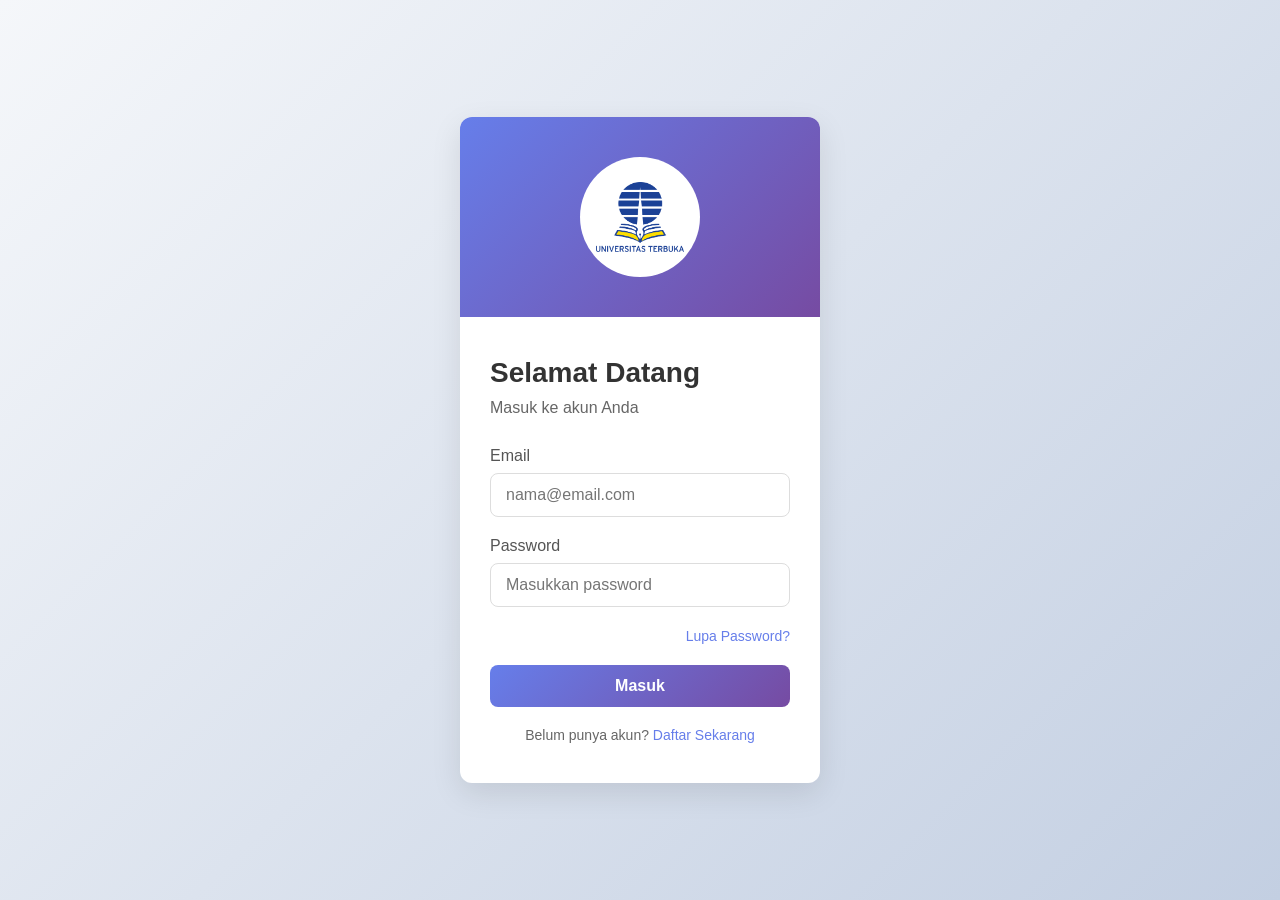
<file: index.html>
<!DOCTYPE html>
<html lang="id">
<head>
    <meta charset="UTF-8">
    <meta name="viewport" content="width=device-width, initial-scale=1.0">
    <title>Login - Pesan Bahan Ajar</title>
    <link rel="stylesheet" href="css/styles.css">
</head>
<body>
    <div class="login-container">
        <div class="login-wrapper">
            <!-- Logo Section -->
            <div class="logo-section">
                <div class="logo-placeholder">
                    <img src="assets/logo.png" alt="Universitas Terbuka">
                </div>
            </div>

            <!-- Login Form -->
            <div class="login-content">
                <h1>Selamat Datang</h1>
                <p class="subtitle">Masuk ke akun Anda</p>

                <form id="loginForm" class="login-form">
                    <!-- Email Input -->
                    <div class="form-group">
                        <label for="email">Email</label>
                        <input 
                            type="email" 
                            id="email" 
                            name="email" 
                            placeholder="nama@email.com" 
                            required
                        >
                    </div>

                    <!-- Password Input -->
                    <div class="form-group">
                        <label for="password">Password</label>
                        <input 
                            type="password" 
                            id="password" 
                            name="password" 
                            placeholder="Masukkan password" 
                            required
                        >
                    </div>

                    <!-- Forgot Password Link -->
                    <div class="forgot-password">
                        <a href="#" id="forgotPasswordLink">Lupa Password?</a>
                    </div>

                    <!-- Submit Button -->
                    <button type="submit" class="btn-login">Masuk</button>
                </form>

                <!-- Sign Up Link -->
                <div class="signup-section">
                    <p>Belum punya akun? <a href="#" id="signupLink">Daftar Sekarang</a></p>
                </div>
            </div>
        </div>
    </div>

    <!-- Error Popup Modal -->
    <div id="errorModal" class="modal">
        <div class="modal-content">
            <div class="modal-header">
                <h2>Error Masuk</h2>
                <button class="close-btn" id="closeErrorModal">&times;</button>
            </div>
            <div class="modal-body">
                <p id="errorMessage">Terjadi kesalahan saat masuk. Silakan coba lagi.</p>
            </div>
            <div class="modal-footer">
                <button class="btn-close" id="closeErrorBtn">Tutup</button>
            </div>
        </div>
    </div>

    <script type="module" src="js/login.js"></script>
</body>
</html>
</file>
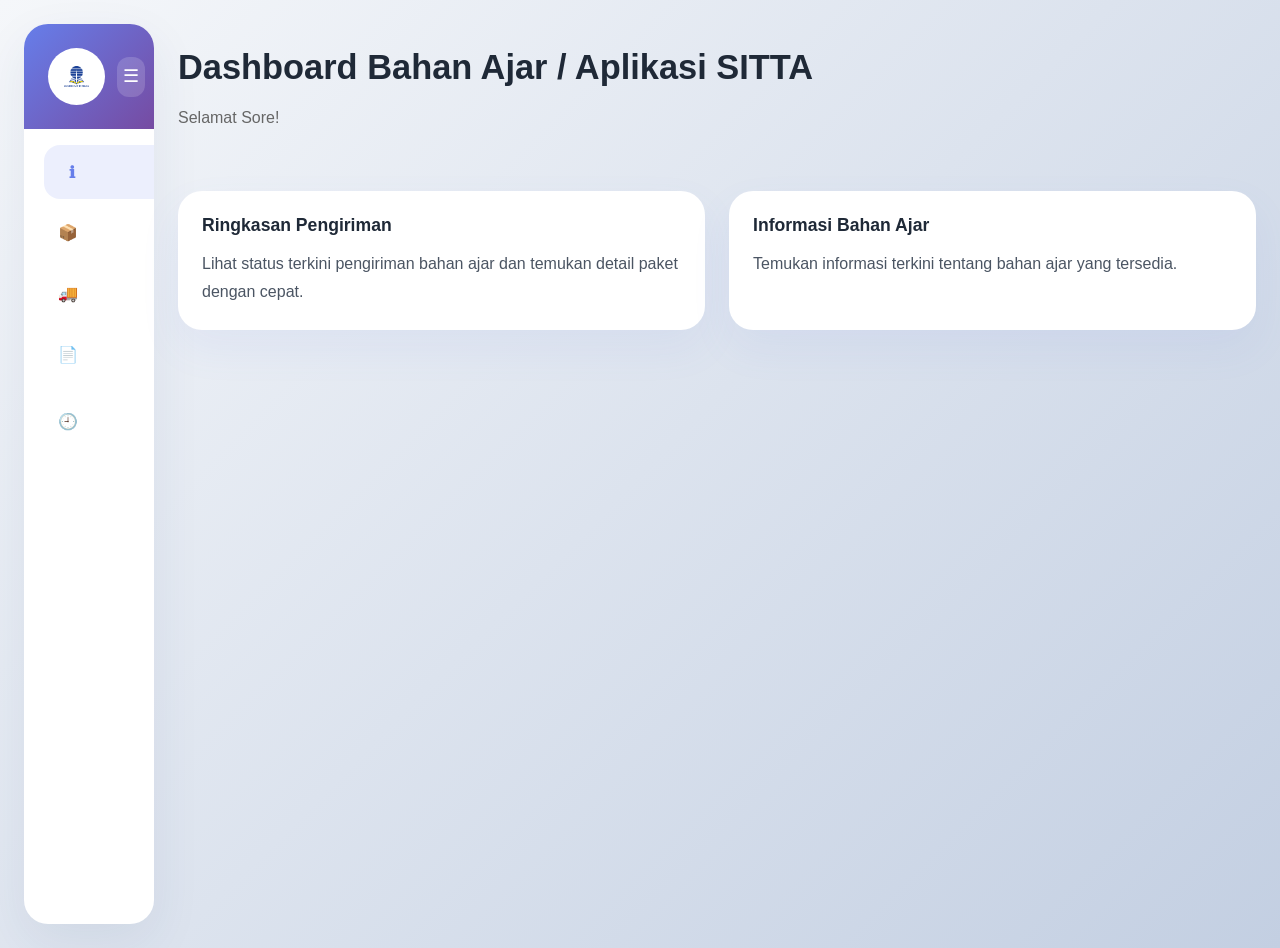
<file: dashboard.html>
<!DOCTYPE html>
<html lang="en">
<head>
    <meta charset="UTF-8" />
    <meta name="viewport" content="width=device-width, initial-scale=1.0" />
    <title>Dashboard</title>

    <link rel="stylesheet" href="css/dashboard.css" />
</head>
<body>
    <div class="dashboard-container">
        <aside class="sidebar collapsed" id="sidebar">
            <div class="sidebar-header">
                <div class="brand">
                    <div class="logo-placeholder">
                        <img src="assets/logo.png" alt="Universitas Terbuka" />
                    </div>

                    <span class="title">Pesan Bajar</span>
                </div>

                <button
                    id="sidebarToggle"
                    class="sidebarToggle"
                    aria-label="Toggle sidebar"
                >
                    ☰
                </button>
            </div>

            <nav class="sidebar-nav">
                <a href="dashboard.html" class="nav-link active">
                    <span class="icon">ℹ</span>
                    <span class="text">Beranda</span>
                </a>

                <a href="stok.html" class="nav-link ">
                    <span class="icon">📦</span>
                    <span class="text">Stok Bahan Ajar</span>
                </a>

                <a href="tracking.html" class="nav-link">
                    <span class="icon">🚚</span>
                    <span class="text">Tracking Pengiriman</span>
                </a>

                <button
                    type="button"
                    class="menu-toggle"
                    data-target="laporanSubmenu"
                >
                    <span class="icon">📄</span>
                    <span class="text">Laporan</span>
                </button>

                <div class="submenu" id="laporanSubmenu">
                    <a href="#" class="sub-link">
                        Monitoring Proses DO Bahan Ajar
                    </a>

                    <a href="#" class="sub-link">
                        Rekap Bahan Ajar
                    </a>
                </div>

                <a href="histori.html" class="nav-link">
                    <span class="icon">🕘</span>
                    <span class="text">Histori Transaksi Bahan Ajar</span>
                </a>
            </nav>
        </aside>

        <main class="dashboard-main">
            <header class="dashboard-header">
                <h1>Dashboard Bahan Ajar / Aplikasi SITTA</h1>
                <p id="dashboard-greeting" class="subtitle"></p>
            </header>

            <section class="dashboard-cards">
                <article class="card">
                    <h2>Ringkasan Pengiriman</h2>

                    <p>
                        Lihat status terkini pengiriman bahan ajar dan
                        temukan detail paket dengan cepat.
                    </p>
                </article>

                <article class="card">
                    <h2>Informasi Bahan Ajar</h2>

                    <p>
                        Temukan informasi terkini tentang bahan ajar
                        yang tersedia.
                    </p>
                </article>
            </section>
        </main>
    </div>

    <script type="module">
        const sidebar = document.getElementById('sidebar');
        const sidebarToggle =
            document.getElementById('sidebarToggle');

        sidebarToggle?.addEventListener('click', () => {
            sidebar.classList.toggle('collapsed');
        });

        document
            .querySelectorAll('.menu-toggle')
            .forEach(button => {
                button.addEventListener('click', () => {
                    const submenu = document.getElementById(
                        button.dataset.target
                    );

                    submenu.classList.toggle('open');
                    button.classList.toggle('active');
                });
            });

        const dashboardGreeting =
            document.getElementById(
                'dashboard-greeting'
            );

        if (dashboardGreeting) {
            const currentHour =
                new Date().getHours();

            let greetingText =
                'Selamat Datang';

            if (
                currentHour >= 5 &&
                currentHour < 12
            ) {
                greetingText =
                    'Selamat Pagi!';
            } else if (
                currentHour >= 12 &&
                currentHour < 18
            ) {
                greetingText =
                    'Selamat Siang!';
            } else if (
                currentHour >= 18 &&
                currentHour < 22
            ) {
                greetingText =
                    'Selamat Sore!';
            } else {
                greetingText =
                    'Selamat Malam!';
            }

            dashboardGreeting.textContent =
                greetingText;
        }
    </script>
</body>
</html>
</file>
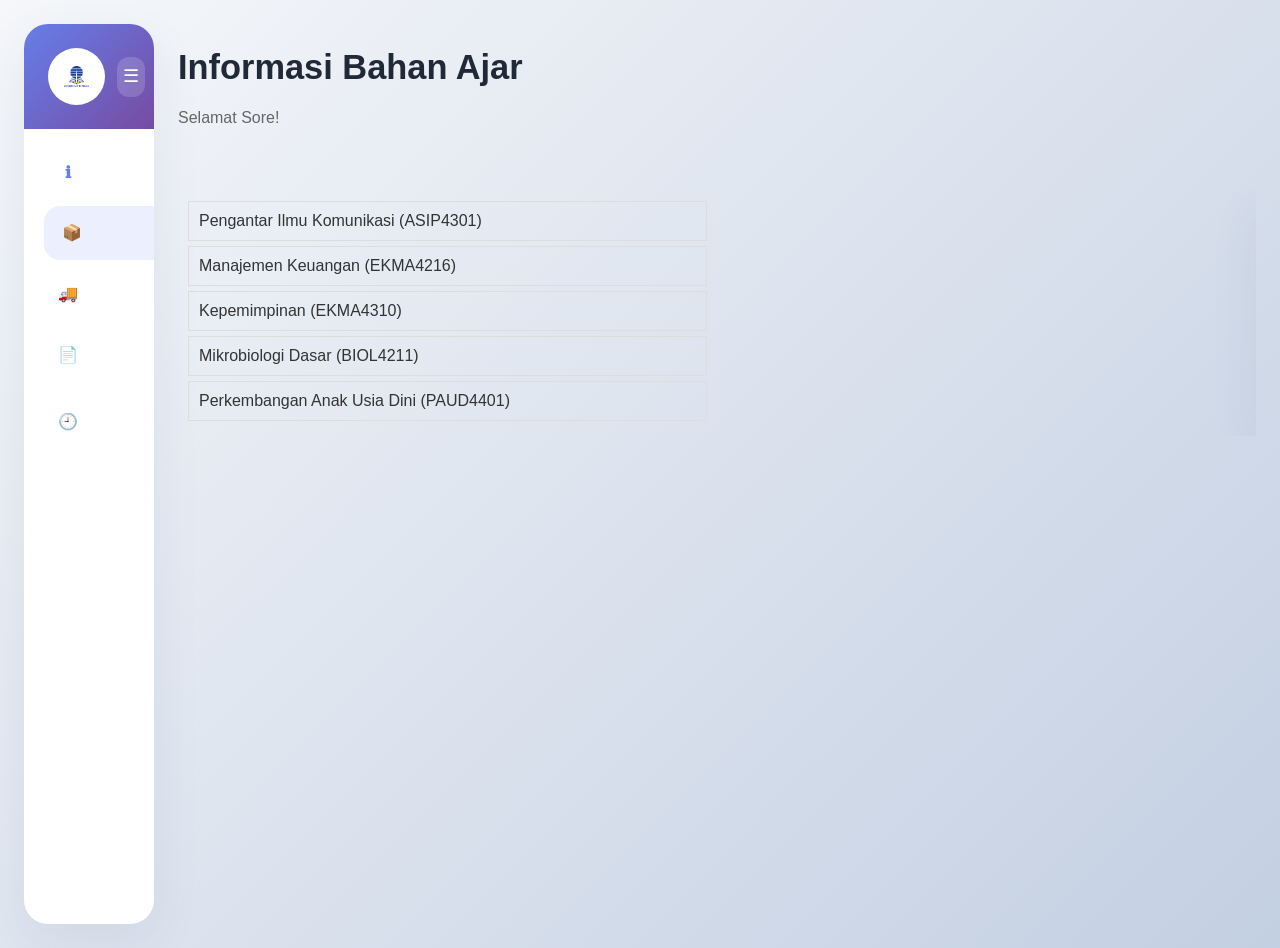
<file: stok.html>
<!DOCTYPE html>
<html lang="en">
<head>
    <meta charset="UTF-8" />
    <meta name="viewport" content="width=device-width, initial-scale=1.0" />
    <title>Dashboard</title>

    <link rel="stylesheet" href="css/dashboard.css" />
    <style>
        .bahar-ajar-section {
            display: flex;
            position: relative;
            overflow: hidden;
        }
        .bahar-ajar-list-container {
            flex: 1;
            min-width: 0;
            padding: 10px;
        }
        .bahar-ajar-list {
            display: flex;
            flex-direction: column;
        }
        .bahan-ajar-item {
            padding: 10px;
            border: 1px solid #ddd;
            margin-bottom: 5px;
            cursor: pointer;
            transition: background-color 0.3s ease;
        }
        .bahan-ajar-item:hover {
            background-color: #f0f0f0;
        }
        .bahan-ajar-item.active {
            background-color: #007bff;
            color: white;
        }
        .bahar-ajar-detail-container {
            flex: 1;
            min-width: 0;
            transform: translateX(100%);
            transition: transform 0.3s ease;
            background: white;
            border-left: 1px solid #ddd;
            border-radius: 10px;
            box-shadow: 0 18px 50px rgba(40, 65, 120, 0.08);
            padding: 10px;
        }
        .bahar-ajar-detail-container.show {
            transform: translateX(0);
        }
        .detail-content img {
            max-width: 100%;
            height: auto;
        }
    </style>
</head>
<body>
    <div class="dashboard-container">
        <aside class="sidebar collapsed" id="sidebar">
            <div class="sidebar-header">
                <div class="brand">
                    <div class="logo-placeholder">
                        <img src="assets/logo.png" alt="Universitas Terbuka" />
                    </div>

                    <span class="title">Pesan Bajar</span>
                </div>

                <button
                    id="sidebarToggle"
                    class="sidebarToggle"
                    aria-label="Toggle sidebar"
                >
                    ☰
                </button>
            </div>

            <nav class="sidebar-nav">
                <a href="dashboard.html" class="nav-link">
                    <span class="icon">ℹ</span>
                    <span class="text">Beranda</span>
                </a>

                <a href="stok.html" class="nav-link active">
                    <span class="icon">📦</span>
                    <span class="text">Stok Bahan Ajar</span>
                </a>

                <a href="tracking.html" class="nav-link">
                    <span class="icon">🚚</span>
                    <span class="text">Tracking Pengiriman</span>
                </a>

                <button
                    type="button"
                    class="menu-toggle"
                    data-target="laporanSubmenu"
                >
                    <span class="icon">📄</span>
                    <span class="text">Laporan</span>
                </button>

                <div class="submenu" id="laporanSubmenu">
                    <a href="#" class="sub-link">
                        Monitoring Proses DO Bahan Ajar
                    </a>

                    <a href="#" class="sub-link">
                        Rekap Bahan Ajar
                    </a>
                </div>

                <a href="histori.html" class="nav-link">
                    <span class="icon">🕘</span>
                    <span class="text">Histori Transaksi Bahan Ajar</span>
                </a>
            </nav>
        </aside>

        <main class="dashboard-main">
            <header class="dashboard-header">
                <h1>Informasi Bahan Ajar</h1>
                <p id="dashboard-greeting" class="subtitle"></p>
            </header>

            <section class="bahar-ajar-section">
                <div class="bahar-ajar-list-container">
                    <div class="bahar-ajar-list" id="baharAjarList"></div>
                </div>

                <div class="bahar-ajar-detail-container" id="detailContainer">
                    <div class="detail-content" id="detailContent">
                        <p class="no-selection">Pilih bahan ajar untuk melihat detail</p>
                    </div>
                </div>
            </section>
        </main>
    </div>

    <script type="module">
        import { dataBahanAjar } from './js/data.js';

        const sidebar = document.getElementById('sidebar');
        const sidebarToggle =
            document.getElementById('sidebarToggle');

        sidebarToggle?.addEventListener('click', () => {
            sidebar.classList.toggle('collapsed');
        });

        document
            .querySelectorAll('.menu-toggle')
            .forEach(button => {
                button.addEventListener('click', () => {
                    const submenu = document.getElementById(
                        button.dataset.target
                    );

                    submenu.classList.toggle('open');
                    button.classList.toggle('active');
                });
            });

        const dashboardGreeting =
            document.getElementById(
                'dashboard-greeting'
            );

        if (dashboardGreeting) {
            const currentHour =
                new Date().getHours();

            let greetingText =
                'Selamat Datang';

            if (
                currentHour >= 5 &&
                currentHour < 12
            ) {
                greetingText =
                    'Selamat Pagi!';
            } else if (
                currentHour >= 12 &&
                currentHour < 18
            ) {
                greetingText =
                    'Selamat Siang!';
            } else if (
                currentHour >= 18 &&
                currentHour < 22
            ) {
                greetingText =
                    'Selamat Sore!';
            } else {
                greetingText =
                    'Selamat Malam!';
            }

            dashboardGreeting.textContent =
                greetingText;
        }

        // Populate bahan ajar list
        const baharAjarList = document.getElementById('baharAjarList');
        const detailContainer = document.getElementById('detailContainer');
        const detailContent = document.getElementById('detailContent');

        dataBahanAjar.forEach(item => {
            const listItem = document.createElement('div');
            listItem.className = 'bahan-ajar-item';
            listItem.textContent = `${item.namaBarang} (${item.kodeBarang})`;
            listItem.addEventListener('click', () => {
                // Remove active class from all items
                document.querySelectorAll('.bahan-ajar-item').forEach(el => el.classList.remove('active'));
                // Add active to clicked
                listItem.classList.add('active');
                // Show details
                detailContent.innerHTML = `
                    <button id="backButton">&#8592; Kembali</button>
                    <br />
                    <img src="${item.cover}" alt="${item.namaBarang}" />
                    <h2>${item.namaBarang}</h2>
                    <p><strong>Kode Barang:</strong> ${item.kodeBarang}</p>
                    <p><strong>Jenis Barang:</strong> ${item.jenisBarang}</p>
                    <p><strong>Edisi:</strong> ${item.edisi}</p>
                    <p><strong>Stok:</strong> ${item.stok}</p>
                    <p><strong>Kode Lokasi:</strong> ${item.kodeLokasi}</p>
                `;
                detailContainer.classList.add('show');
                const backButton = document.getElementById('backButton');
                backButton.style.border = 'none';
                backButton.style.background = 'transparent';
                backButton.style.color = '#007bff';
                backButton.style.cursor = 'pointer';
                backButton.style.marginBottom = '16px';

                backButton.addEventListener('click', () => {
                    document.querySelectorAll('.bahan-ajar-item').forEach(el => el.classList.remove('active'));
                    detailContainer.classList.remove('show');
                    detailContent.innerHTML = '<p class="no-selection">Pilih bahan ajar untuk melihat detail</p>';
                });
            });
            baharAjarList.appendChild(listItem);
        });
    </script>
</body>
</html>
</file>
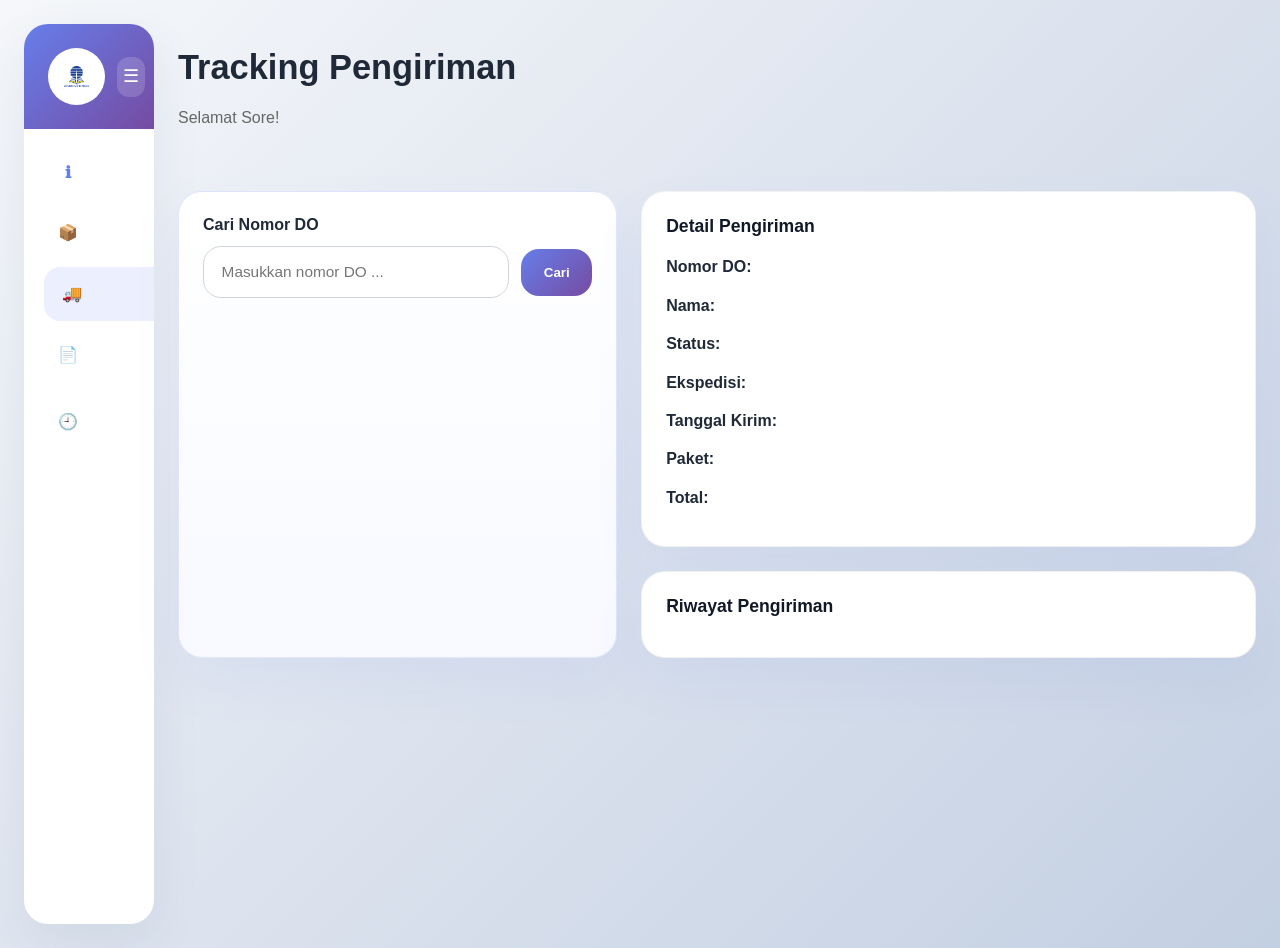
<file: tracking.html>
<!DOCTYPE html>
<html lang="en">
<head>
    <meta charset="UTF-8" />
    <meta name="viewport" content="width=device-width, initial-scale=1.0" />
    <title>Tracking Pengiriman</title>

    <link rel="stylesheet" href="css/dashboard.css" />
</head>
<body>
    <div class="dashboard-container">
        <aside class="sidebar collapsed" id="sidebar">
            <div class="sidebar-header">
                <div class="brand">
                    <div class="logo-placeholder">
                        <img src="assets/logo.png" alt="Universitas Terbuka" />
                    </div>

                    <span class="title">Pesan Bajar</span>
                </div>

                <button
                    id="sidebarToggle"
                    class="sidebarToggle"
                    aria-label="Toggle sidebar"
                >
                    ☰
                </button>
            </div>

                <nav class="sidebar-nav">
                    <a href="dashboard.html" class="nav-link">
                        <span class="icon">ℹ</span>
                        <span class="text">Beranda</span>
                    </a>

                    <a href="stok.html" class="nav-link ">
                        <span class="icon">📦</span>
                        <span class="text">Stok Bahan Ajar</span>
                    </a>

                <a href="tracking.html" class="nav-link active">
                    <span class="icon">🚚</span>
                    <span class="text">Tracking Pengiriman</span>
                </a>

                <button
                    type="button"
                    class="menu-toggle"
                    data-target="laporanSubmenu"
                >
                    <span class="icon">📄</span>
                    <span class="text">Laporan</span>
                </button>

                <div class="submenu" id="laporanSubmenu">
                    <a href="#" class="sub-link">
                        Monitoring Proses DO Bahan Ajar
                    </a>

                    <a href="#" class="sub-link">
                        Rekap Bahan Ajar
                    </a>
                </div>

                <a href="histori.html" class="nav-link">
                    <span class="icon">🕘</span>
                    <span class="text">Histori Transaksi Bahan Ajar</span>
                </a>
            </nav>
        </aside>

        <main class="dashboard-main">
            <header class="dashboard-header">
                <h1>Tracking Pengiriman</h1>
                <p id="dashboard-greeting" class="subtitle"></p>
            </header>

            <section class="dashboard-tracking">
                <div class="tracking-search">
                    <label for="trackingCode">
                        Cari Nomor DO
                    </label>

                    <div class="search-wrapper">
                        <input
                            id="trackingCode"
                            type="text"
                            placeholder="Masukkan nomor DO ..."
                        />

                        <button
                            id="trackingSearch"
                            type="button"
                        >
                            Cari
                        </button>
                    </div>

                    <p
                        id="trackingMessage"
                        class="tracking-message"
                    ></p>
                </div>

                <div
                    class="tracking-result"
                    id="trackingResult"
                    hidden
                >
                    <article class="card tracking-card">
                        <h2>Detail Pengiriman</h2>

                        <p>
                            <strong>Nomor DO:</strong>
                            <span id="trackingNomor"></span>
                        </p>

                        <p>
                            <strong>Nama:</strong>
                            <span id="trackingNama"></span>
                        </p>

                        <p>
                            <strong>Status:</strong>
                            <span id="trackingStatus"></span>
                        </p>

                        <p>
                            <strong>Ekspedisi:</strong>
                            <span id="trackingEkspedisi"></span>
                        </p>

                        <p>
                            <strong>Tanggal Kirim:</strong>
                            <span id="trackingTanggal"></span>
                        </p>

                        <p>
                            <strong>Paket:</strong>
                            <span id="trackingPaket"></span>
                        </p>

                        <p>
                            <strong>Total:</strong>
                            <span id="trackingTotal"></span>
                        </p>
                    </article>

                    <article class="card tracking-history">
                        <h2>Riwayat Pengiriman</h2>

                        <div
                            id="trackingHistory"
                            class="tracking-timeline"
                        ></div>
                    </article>
                </div>
            </section>
        </main>
    </div>

    <script type="module">
        import { dataTracking } from './js/data.js';

        const sidebar = document.getElementById('sidebar');
        const sidebarToggle =
            document.getElementById('sidebarToggle');

        sidebarToggle?.addEventListener('click', () => {
            sidebar.classList.toggle('collapsed');
        });

        document
            .querySelectorAll('.menu-toggle')
            .forEach(button => {
                button.addEventListener('click', () => {
                    const submenu = document.getElementById(
                        button.dataset.target
                    );

                    submenu.classList.toggle('open');
                    button.classList.toggle('active');
                });
            });

        const dashboardGreeting =
            document.getElementById(
                'dashboard-greeting'
            );

        if (dashboardGreeting) {
            const currentHour =
                new Date().getHours();

            let greetingText =
                'Selamat Datang';

            if (
                currentHour >= 5 &&
                currentHour < 12
            ) {
                greetingText =
                    'Selamat Pagi!';
            } else if (
                currentHour >= 12 &&
                currentHour < 18
            ) {
                greetingText =
                    'Selamat Siang!';
            } else if (
                currentHour >= 18 &&
                currentHour < 22
            ) {
                greetingText =
                    'Selamat Sore!';
            } else {
                greetingText =
                    'Selamat Malam!';
            }

            dashboardGreeting.textContent =
                greetingText;
        }

        const trackingCode =
            document.getElementById(
                'trackingCode'
            );

        const trackingSearch =
            document.getElementById(
                'trackingSearch'
            );

        const trackingMessage =
            document.getElementById(
                'trackingMessage'
            );

        const trackingResult =
            document.getElementById(
                'trackingResult'
            );

        const trackingNomor =
            document.getElementById(
                'trackingNomor'
            );

        const trackingNama =
            document.getElementById(
                'trackingNama'
            );

        const trackingStatus =
            document.getElementById(
                'trackingStatus'
            );

        const trackingEkspedisi =
            document.getElementById(
                'trackingEkspedisi'
            );

        const trackingTanggal =
            document.getElementById(
                'trackingTanggal'
            );

        const trackingPaket =
            document.getElementById(
                'trackingPaket'
            );

        const trackingTotal =
            document.getElementById(
                'trackingTotal'
            );

        const trackingHistory =
            document.getElementById(
                'trackingHistory'
            );

        function renderTrackingItem(
            tracking
        ) {
            trackingNomor.textContent =
                tracking.nomorDO;

            trackingNama.textContent =
                tracking.nama;

            trackingStatus.textContent =
                tracking.status;

            trackingEkspedisi.textContent =
                tracking.ekspedisi;

            trackingTanggal.textContent =
                tracking.tanggalKirim;

            trackingPaket.textContent =
                tracking.paket;

            trackingTotal.textContent =
                tracking.total;

            trackingHistory.innerHTML = '';

            tracking.perjalanan.forEach(
                (step, index) => {
                    const item =
                        document.createElement('div');

                    item.className =
                        'timeline-item';

                    item.innerHTML = `
                        <div class="timeline-point"></div>

                        ${
                            index !==
                            tracking.perjalanan.length - 1
                                ? '<div class="timeline-line"></div>'
                                : ''
                        }

                        <div class="timeline-content">
                            <span class="timeline-date">
                                ${step.waktu}
                            </span>

                            <p class="timeline-text">
                                ${step.keterangan}
                            </p>
                        </div>
                    `;

                    trackingHistory.appendChild(
                        item
                    );
                }
            );
            trackingStatus.className =
                '';

            if (
                tracking.status ===
                'Dalam Perjalanan'
            ) {
                trackingStatus.classList.add(
                    'status-progress'
                );
            }

            if (
                tracking.status ===
                'Dikirim'
            ) {
                trackingStatus.classList.add(
                    'status-success'
                );
            }

            trackingResult.hidden =
                false;

            trackingMessage.textContent =
                '';
        }

        function setTrackingNotFound() {
            trackingResult.hidden = true;

            trackingMessage.textContent =
                'Paket tidak ditemukan atau belum dikirim.';
        }

        function handleTrackingSearch() {
            const code =
                trackingCode.value
                    .trim()
                    .replace(/\s/g, '');

            if (!code) {
                trackingMessage.textContent =
                    'Masukkan nomor DO terlebih dahulu.';

                trackingResult.hidden =
                    true;

                return;
            }

            const tracking =
                dataTracking[code];

            if (!tracking) {
                setTrackingNotFound();
                return;
            }

            renderTrackingItem(
                tracking
            );
        }

        trackingSearch?.addEventListener(
            'click',
            handleTrackingSearch
        );

        trackingCode?.addEventListener(
            'keydown',
            event => {
                if (
                    event.key === 'Enter'
                ) {
                    handleTrackingSearch();
                }
            }
        );
    </script>
</body>
</html>
</file>
<file: css/styles.css>
/* General Styles */
* {
    margin: 0;
    padding: 0;
    box-sizing: border-box;
}

body {
    font-family: 'Segoe UI', Tahoma, Geneva, Verdana, sans-serif;
    background: linear-gradient(135deg, #f5f7fa 0%, #c3cfe2 100%);
    min-height: 100vh;
    display: flex;
    justify-content: center;
    align-items: center;
    color: #333;
}

/* Login Container */
.login-container {
    width: 100%;
    max-width: 400px;
    padding: 20px;
}

.login-wrapper {
    background: #ffffff;
    border-radius: 12px;
    box-shadow: 0 10px 30px rgba(0, 0, 0, 0.1);
    overflow: hidden;
    animation: fadeIn 0.5s ease-in-out;
}

@keyframes fadeIn {
    from {
        opacity: 0;
        transform: translateY(-20px);
    }
    to {
        opacity: 1;
        transform: translateY(0);
    }
}

/* Logo Section */
.logo-section {
    background: linear-gradient(135deg, #667eea 0%, #764ba2 100%);
    padding: 40px 20px;
    text-align: center;
}

.logo-placeholder {
    width: 120px;
    height: 120px;
    padding: 1rem;
    border-radius: 50%;
    background-color: #fff;
    margin: 0 auto;
    display: flex;
    justify-content: center;
    align-items: center;
    font-size: 36px;
    color: #fff;
}

.logo-placeholder img {
    width: 100%;
    height: 100%;
    object-fit: contain;
}

/* Login Content */
.login-content {
    padding: 40px 30px;
}

.login-content h1 {
    font-size: 28px;
    margin-bottom: 10px;
    color: #333;
}

.subtitle {
    color: #666;
    margin-bottom: 30px;
    font-size: 16px;
}

/* Form Styles */
.login-form {
    display: flex;
    flex-direction: column;
}

.form-group {
    margin-bottom: 20px;
}

.form-group label {
    display: block;
    margin-bottom: 8px;
    font-weight: 500;
    color: #555;
}

.form-group input {
    width: 100%;
    padding: 12px 15px;
    border: 1px solid #ddd;
    border-radius: 8px;
    font-size: 16px;
    transition: border-color 0.3s ease, box-shadow 0.3s ease;
}

.form-group input:focus {
    outline: none;
    border-color: #667eea;
    box-shadow: 0 0 0 3px rgba(102, 126, 234, 0.1);
}

/* Forgot Password */
.forgot-password {
    text-align: right;
    margin-bottom: 20px;
}

.forgot-password a {
    color: #667eea;
    text-decoration: none;
    font-size: 14px;
    transition: color 0.3s ease;
}

.forgot-password a:hover {
    color: #764ba2;
}

/* Button */
.btn-login {
    background: linear-gradient(135deg, #667eea 0%, #764ba2 100%);
    color: #fff;
    border: none;
    padding: 12px 20px;
    border-radius: 8px;
    font-size: 16px;
    font-weight: 600;
    cursor: pointer;
    transition: transform 0.2s ease, box-shadow 0.2s ease;
    margin-bottom: 20px;
}

.btn-login:hover {
    transform: translateY(-2px);
    box-shadow: 0 5px 15px rgba(102, 126, 234, 0.3);
}

/* Signup Section */
.signup-section {
    text-align: center;
    font-size: 14px;
    color: #666;
}

.signup-section a {
    color: #667eea;
    text-decoration: none;
    font-weight: 500;
    transition: color 0.3s ease;
}

.signup-section a:hover {
    color: #764ba2;
}

/* Modal Styles */
.modal {
    display: none;
    position: fixed;
    z-index: 1;
    left: 0;
    top: 0;
    width: 100%;
    height: 100%;
    background-color: rgba(0, 0, 0, 0.5);
    animation: fadeIn 0.3s ease;
}

.modal-content {
    background-color: #fff;
    margin: 15% auto;
    padding: 0;
    border-radius: 12px;
    width: 90%;
    max-width: 400px;
    box-shadow: 0 10px 30px rgba(0, 0, 0, 0.2);
}

.modal-header {
    padding: 20px 30px;
    background: linear-gradient(135deg, #667eea 0%, #764ba2 100%);
    color: #fff;
    border-radius: 12px 12px 0 0;
    display: flex;
    justify-content: space-between;
    align-items: center;
}

.modal-header h2 {
    margin: 0;
    font-size: 20px;
}

.close-btn {
    background: none;
    border: none;
    color: #fff;
    font-size: 24px;
    cursor: pointer;
}

.modal-body {
    padding: 20px 30px;
}

.modal-footer {
    padding: 10px 30px 20px;
    text-align: right;
}

.btn-close {
    background: #667eea;
    color: #fff;
    border: none;
    padding: 8px 16px;
    border-radius: 6px;
    cursor: pointer;
    transition: background 0.3s ease;
}

.btn-close:hover {
    background: #764ba2;
}

/* Responsive Design */
@media (max-width: 480px) {
    .login-container {
        padding: 10px;
    }

    .login-content {
        padding: 30px 20px;
    }

    .logo-section {
        padding: 30px 20px;
    }

    .login-content h1 {
        font-size: 24px;
    }
}
</file>
<file: css/dashboard.css>
:root {
            --primary-start: #667eea;
            --primary-end: #764ba2;
            --surface: #ffffff;
            --surface-strong: #f8fafc;
            --text: #333;
            --muted: #666;
        }

        body {
            min-height: 100vh;
            margin: 0;
            background: linear-gradient(135deg, #f5f7fa 0%, #c3cfe2 100%);
            color: var(--text);
            font-family: 'Segoe UI', Tahoma, Geneva, Verdana, sans-serif;
        }

        .dashboard-container {
            display: flex;
            min-height: 100vh;
            gap: 1.5rem;
            padding: 1.5rem;
        }

        .sidebar {
            width: 360px;
            background: var(--surface);
            border-radius: 24px;
            box-shadow: 0 18px 50px rgba(40, 65, 120, 0.08);
            transition: width 0.35s ease, box-shadow 0.35s ease;
            overflow: hidden;
        }

        .sidebar.collapsed {
            width: 130px;
        }

        .sidebar-header {
            display: flex;
            align-items: center;
            justify-content: space-between;
            padding: 1.5rem;
            background: linear-gradient(135deg, var(--primary-start) 0%, var(--primary-end) 100%);
            color: #fff;
        }

        .sidebar-header .brand {
            display: flex;
            align-items: center;
            gap: 0.75rem;
        }

        .logo-placeholder {
            width: 25px;
            height: 25px;
            padding: 1rem;
            border-radius: 50%;
            background-color: #fff;
            margin: 0 auto;
            display: flex;
            justify-content: center;
            align-items: center;
            font-size: 36px;
            color: #fff;
        }

        .sidebarToggle {
            border: none;
            background: rgba(255,255,255,0.16);
            width: 40px;
            height: 40px;
            border-radius: 12px;
            color: #fff;
            cursor: pointer;
            font-size: 1.1rem;
            transition: background 0.25s ease, transform 0.25s ease;
        }

        .logo-placeholder img {
            width: 100%;
            height: 100%;
            object-fit: contain;
        }

        .sidebar-header .title {
            font-size: 1rem;
            font-weight: 700;
            white-space: nowrap;
            transition: opacity 0.25s ease;
        }

        .sidebar.collapsed .sidebar-header .title {
            opacity: 0;
            width: 0;
            overflow: hidden;
        }

        .sidebar-toggle {
            border: none;
            background: rgba(255,255,255,0.16);
            width: 40px;
            height: 40px;
            border-radius: 12px;
            color: #fff;
            cursor: pointer;
            font-size: 1.1rem;
            transition: background 0.25s ease, transform 0.25s ease;
        }

        .sidebar-toggle:hover {
            transform: scale(1.05);
            background: rgba(255,255,255,0.24);
        }

        .sidebar-nav {
            padding: 1rem;
            display: flex;
            flex-direction: column;
            gap: 0.4rem;
        }

        .nav-link,
        .menu-toggle {
            display: flex;
            align-items: center;
            gap: 1rem;
            width: 100%;
            padding: 0.95rem 1rem;
            border-radius: 16px;
            color: var(--text);
            text-decoration: none;
            font-weight: 600;
            background: transparent;
            border: none;
            cursor: pointer;
            transition: background 0.25s ease, transform 0.25s ease, color 0.25s ease;
        }

        .nav-link:hover,
        .menu-toggle:hover,
        .nav-link.active {
            background: rgba(102, 126, 234, 0.12);
            color: #1d2f78;
            transform: translateX(4px);
        }

        .nav-link .icon,
        .menu-toggle .icon {
            width: 24px;
            height: 24px;
            display: flex;
            justify-content: center;
            align-items: center;
            border-radius: 8px;
            color: var(--primary-start);
            font-size: 1rem;
        }

        .nav-link .text,
        .menu-toggle .text {
            white-space: nowrap;
            transition: opacity 0.25s ease, width 0.25s ease;
        }

        .sidebar.collapsed .nav-link .text,
        .sidebar.collapsed .menu-toggle .text {
            opacity: 0;
            width: 0;
            overflow: hidden;
            pointer-events: none;
        }

        .submenu {
            max-height: 0;
            overflow: hidden;
            transition: max-height 0.35s ease, opacity 0.35s ease, margin 0.35s ease;
            opacity: 0;
            margin-left: 0.75rem;
        }

        .submenu.open {
            max-height: 260px;
            opacity: 1;
            margin-top: 0.5rem;
        }

        .sub-link {
            display: block;
            width: 100%;
            padding: 0.85rem 1rem;
            border-radius: 14px;
            margin-bottom: 0.35rem;
            color: #4b5563;
            text-decoration: none;
            font-weight: 500;
            transition: background 0.25s ease, transform 0.25s ease, color 0.25s ease;
        }

        .sub-link:hover {
            background: rgba(102, 126, 234, 0.12);
            color: #1f2f78;
            transform: translateX(3px);
        }

        .dashboard-main {
            flex: 1;
            display: flex;
            flex-direction: column;
            gap: 1.5rem;
        }

        .dashboard-header {
            display: flex;
            flex-direction: column;
            justify-content: center;
            gap: 0.4rem;
            padding: 1.5rem 0;
        }

        .dashboard-header h1 {
            font-size: 2.15rem;
            margin: 0;
            color: #1f2937;
        }

        .dashboard-header .subtitle {
            font-size: 1rem;
            color: var(--muted);
        }

        .dashboard-cards {
            display: grid;
            grid-template-columns: repeat(2, minmax(0, 1fr));
            gap: 1.5rem;
        }

        .card {
            background: var(--surface);
            border-radius: 24px;
            padding: 1.5rem;
            box-shadow: 0 18px 40px rgba(102, 126, 234, 0.08);
            transition: transform 0.25s ease, box-shadow 0.25s ease;
        }

        .card:hover {
            transform: translateY(-6px);
            box-shadow: 0 24px 50px rgba(102, 126, 234, 0.16);
        }

        .card h2 {
            margin: 0 0 0.85rem 0;
            font-size: 1.1rem;
            color: #1f2937;
        }

        .card p {
            margin: 0;
            color: #4b5563;
            line-height: 1.75;
        }

        @media (max-width: 1024px) {
            .dashboard-container {
                flex-direction: column;
                padding: 1rem;
            }

            .sidebar {
                width: 100%;
                border-radius: 24px;
            }

            .sidebar.collapsed {
                width: 100%;
            }

            .dashboard-cards {
                grid-template-columns: 1fr;
            }
        }

        @media (max-width: 720px) {
            .sidebar-nav {
                gap: 0.25rem;
            }

            .nav-link,
            .menu-toggle {
                padding: 0.85rem 0.9rem;
            }

            .sidebar.collapsed .nav-link .text,
            .sidebar.collapsed .menu-toggle .text {
                opacity: 0;
            }

            .sidebar-header {
                gap: 0.75rem;
            }
        }


        .dashboard-tracking {
            display: grid;
            grid-template-columns: minmax(280px, 1fr) 1.4fr;
            gap: 1.5rem;
        }

        .tracking-search {
            background: linear-gradient(180deg, #ffffff 0%, #f7f9ff 100%);
            border: 1px solid rgba(102, 126, 234, 0.18);
            border-radius: 24px;
            padding: 1.5rem;
            box-shadow: 0 24px 50px rgba(102, 126, 234, 0.08);
        }

        .tracking-search label {
            display: block;
            margin-bottom: 0.75rem;
            font-weight: 700;
            color: #1f2937;
        }

        .search-wrapper {
            display: flex;
            gap: 0.75rem;
            align-items: center;
            flex-wrap: wrap;
        }

        .search-wrapper input {
            flex: 1;
            min-width: 0;
            padding: 1rem 1.1rem;
            border-radius: 18px;
            border: 1px solid #d1d5db;
            background: #ffffff;
            color: #111827;
            font-size: 0.96rem;
            outline: none;
            transition: border-color 0.2s ease, box-shadow 0.2s ease;
        }

        .search-wrapper input:focus {
            border-color: #667eea;
            box-shadow: 0 0 0 3px rgba(102, 126, 234, 0.14);
        }

        #trackingSearch {
            border: none;
            border-radius: 18px;
            padding: 1rem 1.4rem;
            background: linear-gradient(135deg, #667eea 0%, #764ba2 100%);
            color: #fff;
            font-weight: 700;
            cursor: pointer;
            transition: transform 0.2s ease, box-shadow 0.2s ease;
        }

        #trackingSearch:hover {
            transform: translateY(-1px);
            box-shadow: 0 16px 28px rgba(102, 126, 234, 0.25);
        }

        .tracking-message {
            margin-top: 1rem;
            min-height: 1.25rem;
            color: #1f2937;
            font-weight: 600;
        }

        .tracking-result {
            display: grid;
            gap: 1.5rem;
        }

        .tracking-card,
        .tracking-history {
            background: #ffffff;
            border-radius: 24px;
            padding: 1.5rem;
            box-shadow: 0 24px 50px rgba(102, 126, 234, 0.08);
            border: 1px solid rgba(15, 23, 42, 0.06);
        }

        .tracking-card h2,
        .tracking-history h2 {
            margin-top: 0;
            margin-bottom: 1rem;
            color: #111827;
        }

        .tracking-card p {
            display: flex;
            flex-wrap: wrap;
            justify-content: space-between;
            gap: 0.5rem 1rem;
            margin: 0.65rem 0;
            color: #374151;
        }

        .tracking-card p strong {
            color: #1f2937;
            font-weight: 700;
        }

        .tracking-card p span {
            color: #4b5563;
            font-weight: 600;
        }

        .tracking-status {
            display: inline-flex;
            align-items: center;
            justify-content: center;
            border-radius: 999px;
            padding: 0.45rem 0.9rem;
            font-size: 0.9rem;
            font-weight: 700;
            white-space: nowrap;
        }

        .status-progress {
            background: #eef2ff;
            color: #4338ca;
        }

        .status-success {
            background: #dcfce7;
            color: #166534;
        }

        .tracking-timeline {
            display: flex;
            flex-direction: column;
            gap: 1rem;
            margin-top: 1rem;
        }

        .timeline-item {
            position: relative;
            padding-left: 2rem;
            border-left: 2px solid rgba(148, 163, 184, 0.45);
        }

        .timeline-item:not(:last-child) {
            padding-bottom: 1rem;
        }

        .timeline-point {
            position: absolute;
            left: -0.55rem;
            top: 0.3rem;
            width: 14px;
            height: 14px;
            border-radius: 50%;
            background: #667eea;
            box-shadow: 0 0 0 4px rgba(102, 126, 234, 0.14);
        }

        .timeline-date {
            display: block;
            font-size: 0.85rem;
            color: #6b7280;
            margin-bottom: 0.35rem;
        }

        .timeline-text {
            margin: 0;
            line-height: 1.6;
            color: #374151;
        }

        @media (max-width: 900px) {
            .dashboard-tracking {
                grid-template-columns: 1fr;
            }
        }
</file>
